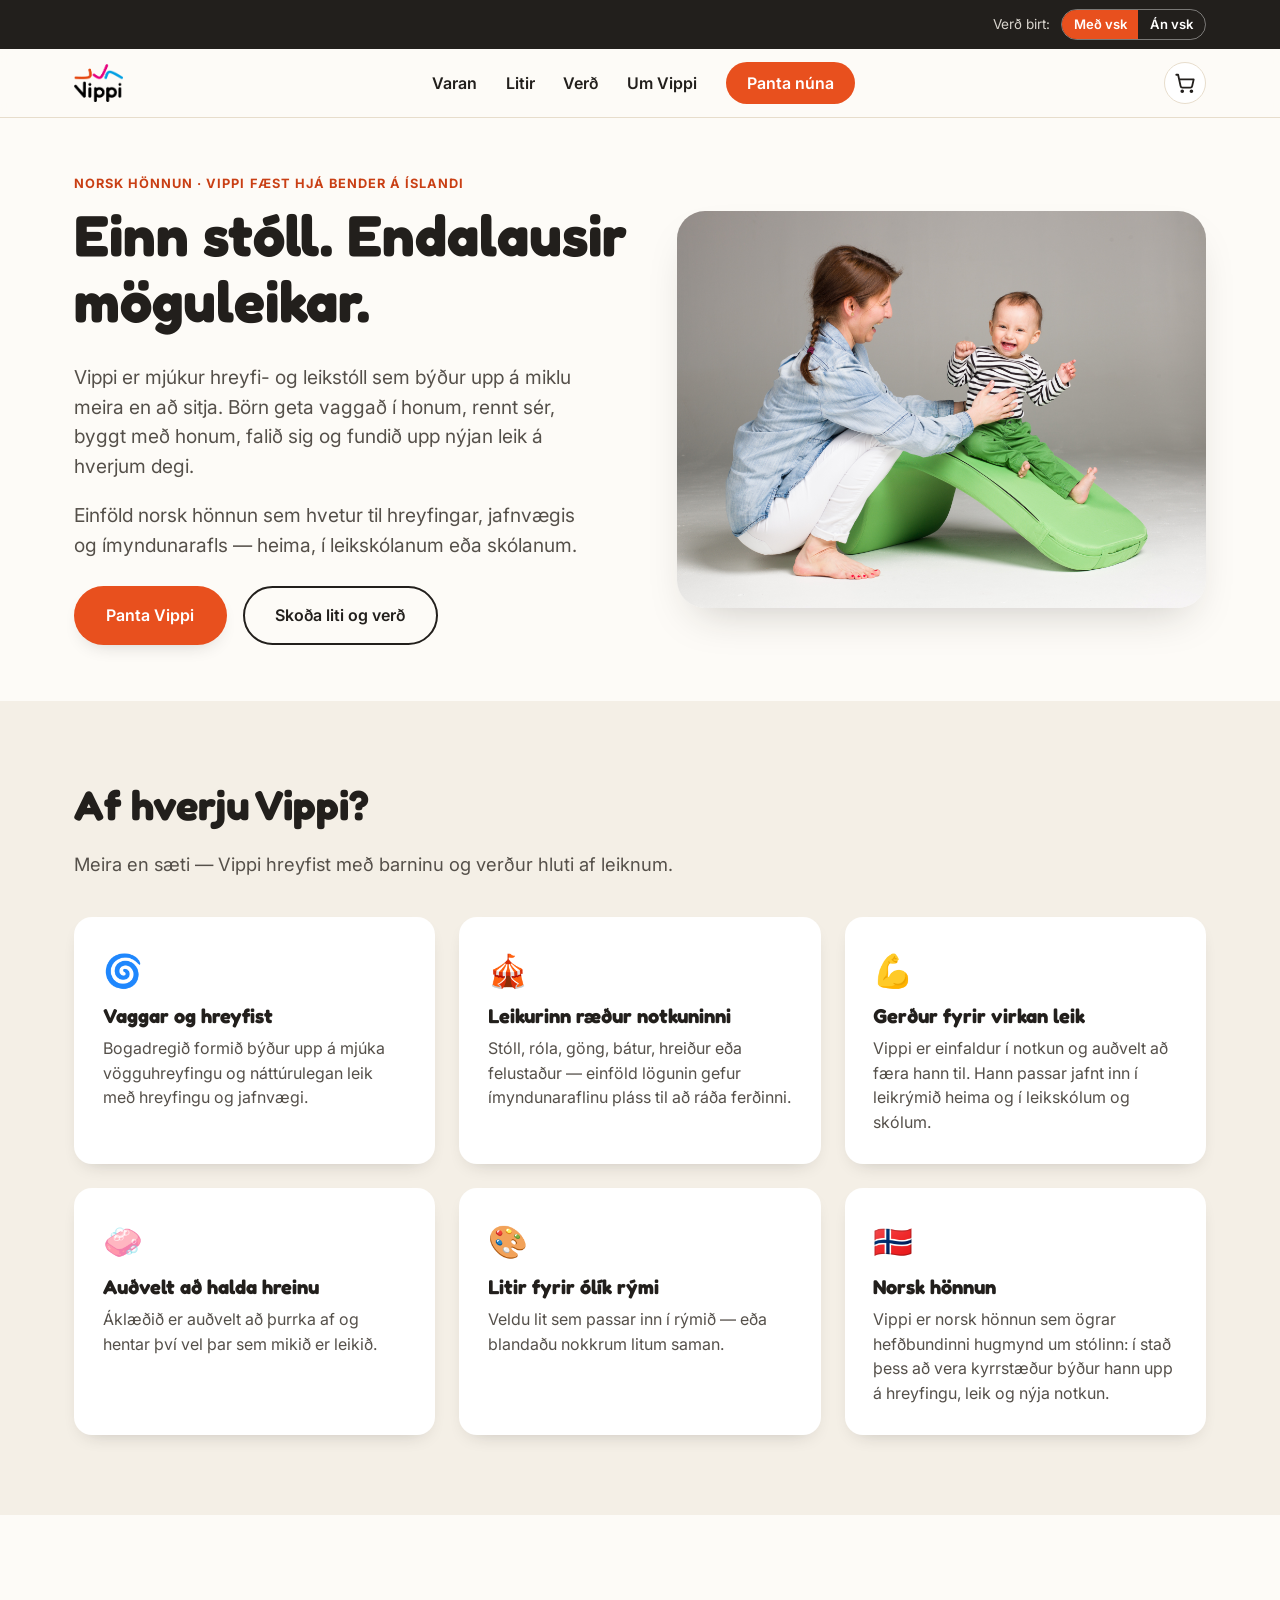
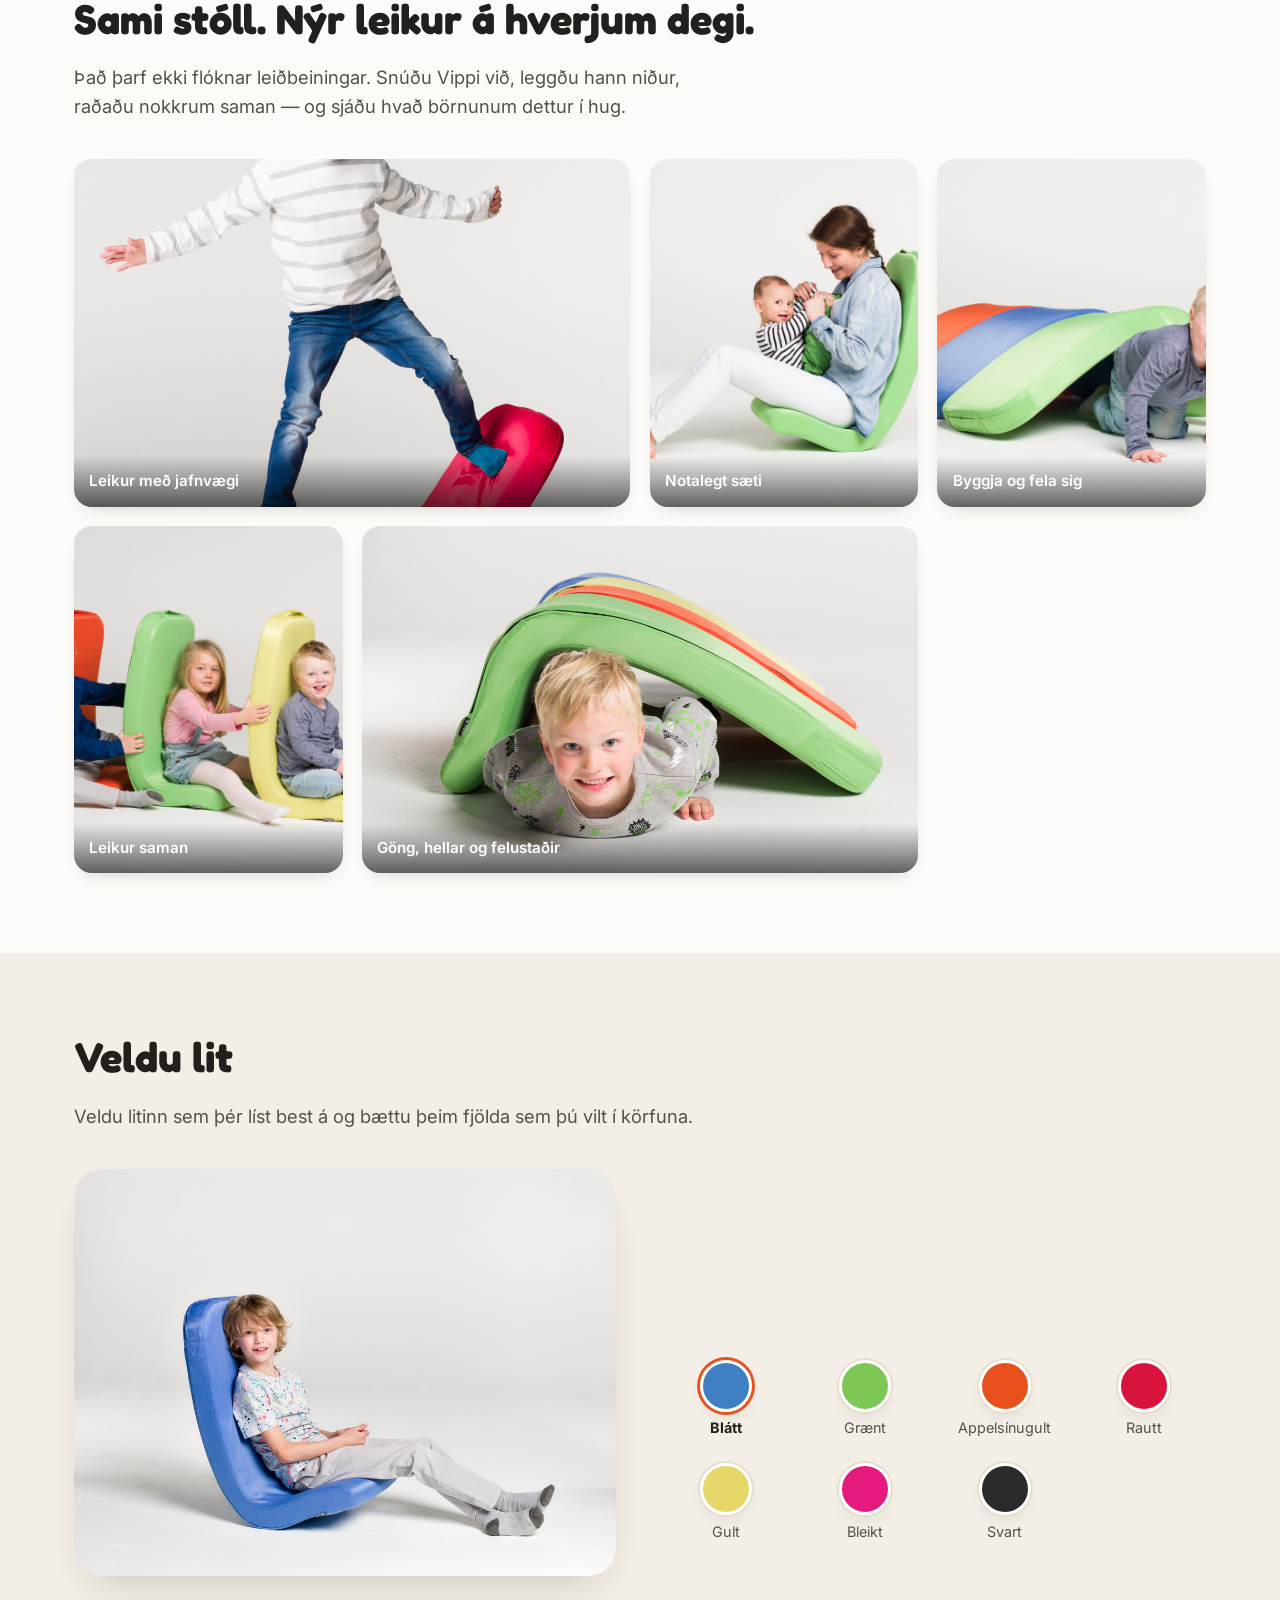
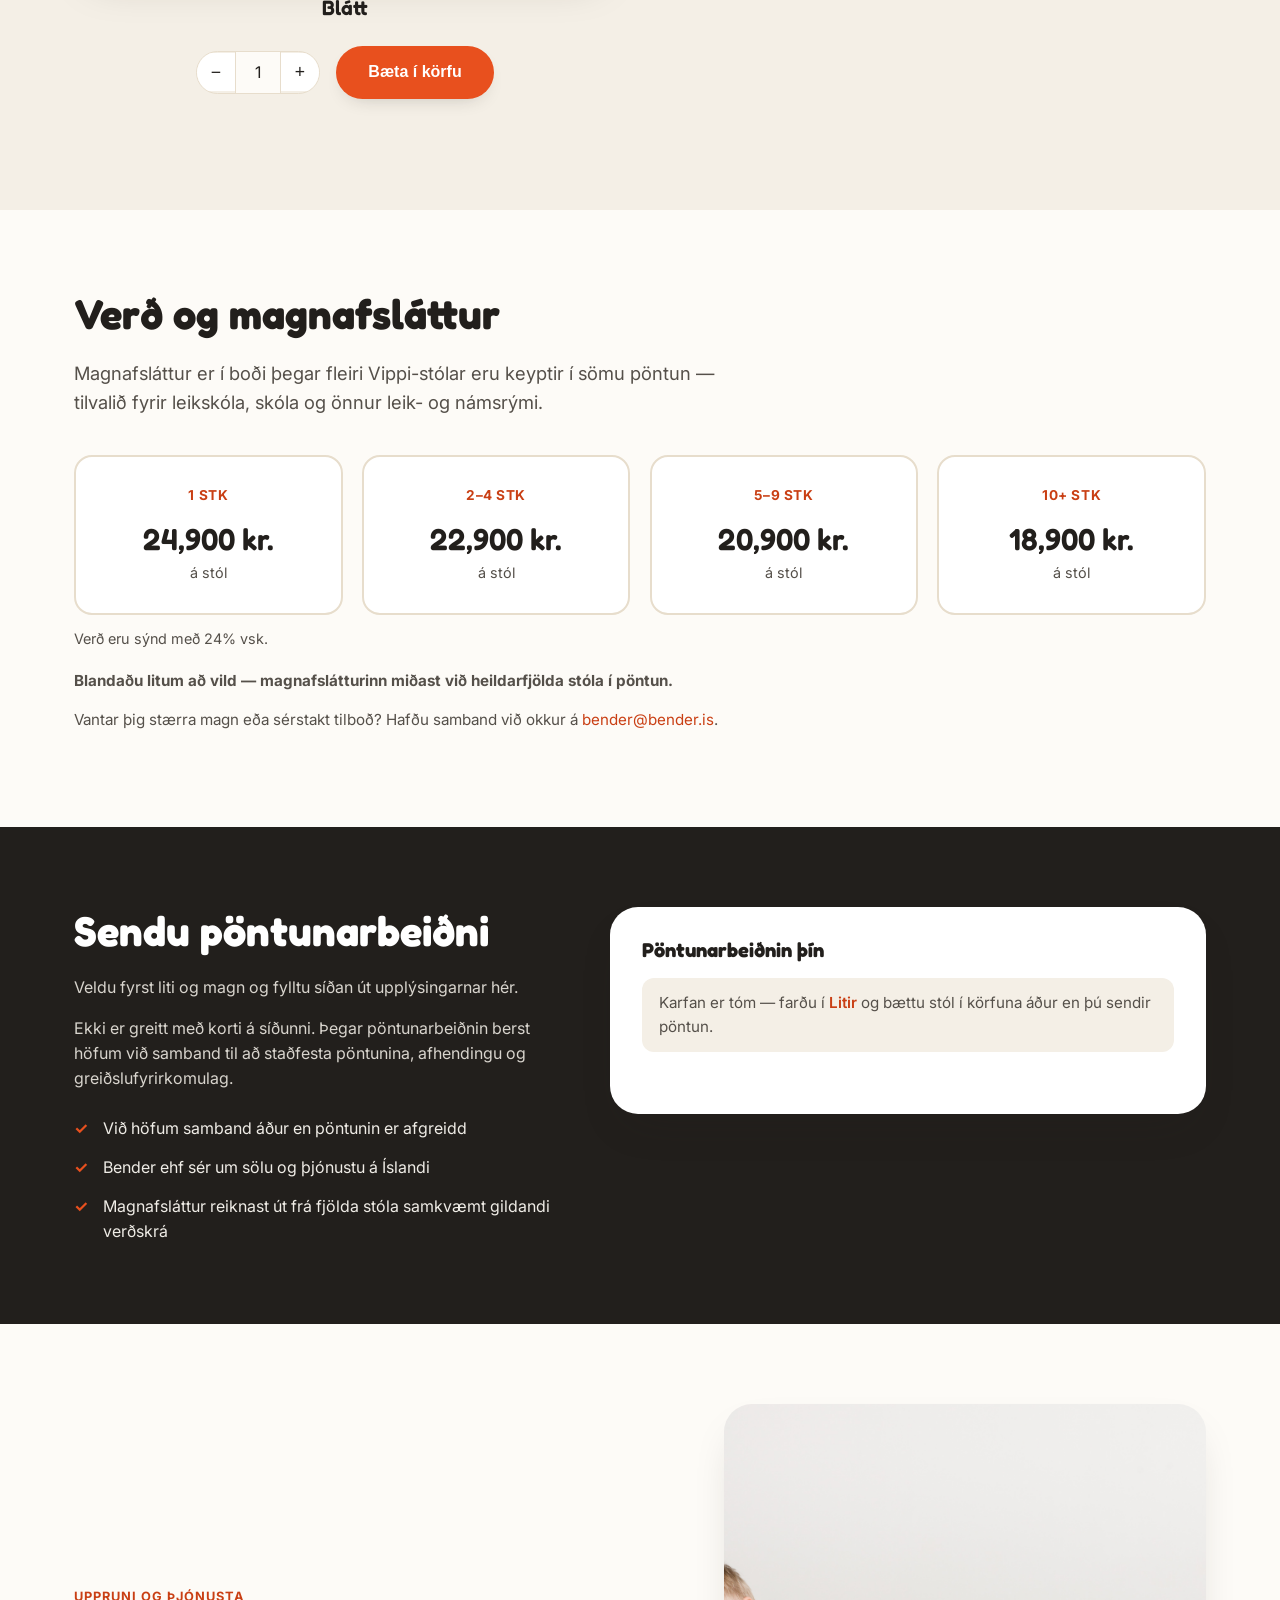
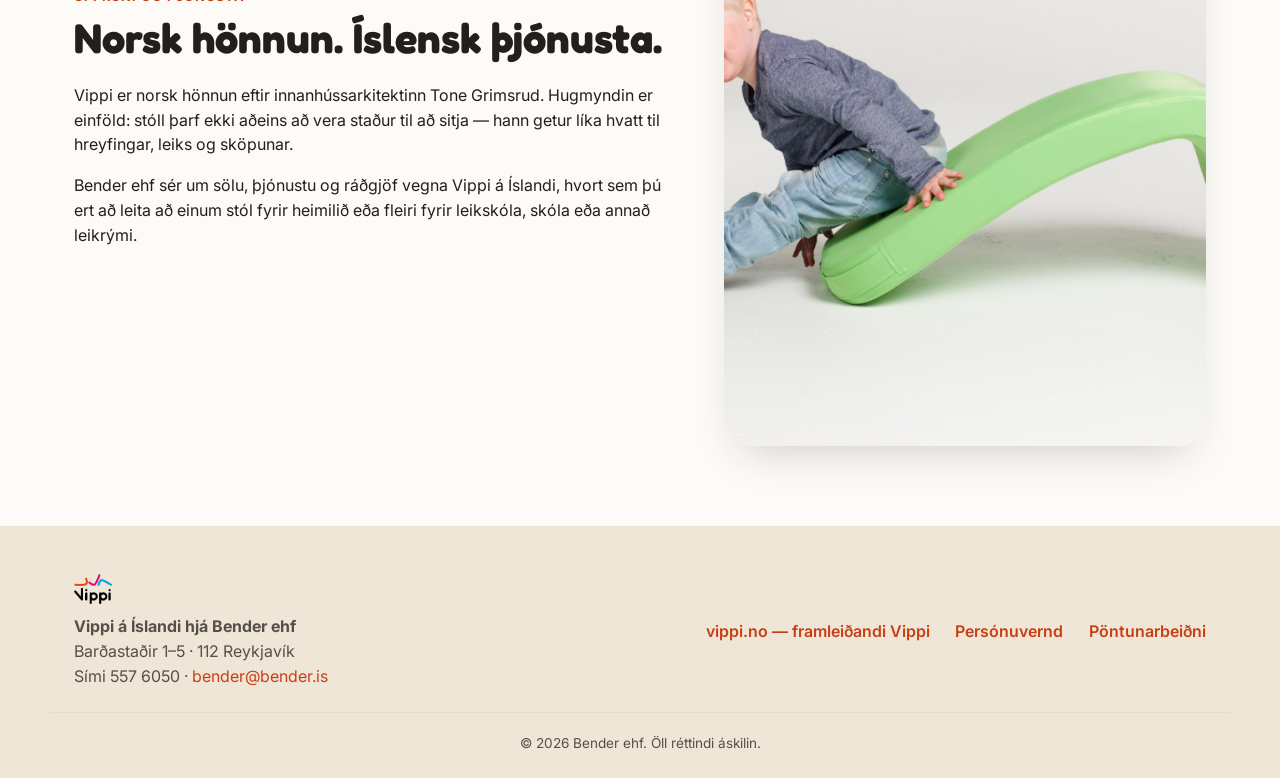
<file: index.html>
<!DOCTYPE html>
<html lang="is">
<head>
<meta charset="UTF-8">
<meta name="viewport" content="width=device-width, initial-scale=1.0">
<title>Vippi — leikstóllinn sem gerir svo miklu meira | Bender ehf</title>
<meta name="description" content="Vippi er norskur hönnunarstóll fyrir börn sem vaggar, rennur og breytist í ótal leiktæki. Fæst í mörgum litum hjá Bender ehf, opinberum umboðsaðila Vippi á Íslandi.">
<link rel="icon" href="Logo/Vippi_logo_m-illustrasjon.webp">
<link rel="stylesheet" href="css/styles.css">
</head>
<body>

<a class="skip-link" href="#main">Fara beint í efni</a>

<div class="site-top">
  <div class="vat-bar">
    <div class="wrap vat-bar-inner">
      <span class="vat-bar-label">Verð birt:</span>
      <div class="vat-toggle" id="vat-toggle" role="radiogroup" aria-label="Verð með eða án vsk">
        <label class="vat-toggle-option">
          <input type="radio" name="vat-display" value="with" checked>
          <span>Með vsk</span>
        </label>
        <label class="vat-toggle-option">
          <input type="radio" name="vat-display" value="without">
          <span>Án vsk</span>
        </label>
      </div>
    </div>
  </div>

  <header class="site-header" id="top">
    <div class="wrap header-inner">
      <a href="#top" class="brand">
        <img src="Logo/Vippi_logo_m-illustrasjon.webp" alt="Vippi" class="brand-logo">
      </a>

      <nav class="main-nav" id="main-nav">
        <a href="#varan">Varan</a>
        <a href="#litir">Litir</a>
        <a href="#verd">Verð</a>
        <a href="#um-vippi">Um Vippi</a>
        <a href="#panta" class="nav-cta">Panta núna</a>
      </nav>

      <div class="header-actions">
        <button class="cart-button" id="cart-toggle" type="button" aria-haspopup="dialog" aria-controls="cart-drawer" aria-label="Opna körfu">
          <svg viewBox="0 0 24 24" width="22" height="22" fill="none" stroke="currentColor" stroke-width="2" stroke-linecap="round" stroke-linejoin="round" aria-hidden="true">
            <circle cx="9" cy="21" r="1"></circle>
            <circle cx="19" cy="21" r="1"></circle>
            <path d="M2.5 3h2l2.7 12.4a2 2 0 0 0 2 1.6h8.6a2 2 0 0 0 2-1.6L21.5 8H6"></path>
          </svg>
          <span class="cart-count" id="cart-count" hidden>0</span>
        </button>

        <button class="nav-toggle" id="nav-toggle" aria-label="Opna valmynd" aria-expanded="false" aria-controls="main-nav">
          <span></span><span></span><span></span>
        </button>
      </div>
    </div>
  </header>
</div>

<div class="cart-overlay" id="cart-overlay" hidden></div>
<aside class="cart-drawer" id="cart-drawer" role="dialog" aria-modal="true" aria-label="Karfan þín" hidden>
  <div class="cart-drawer-header">
    <h2>Karfan þín</h2>
    <button class="cart-close" id="cart-close" type="button" aria-label="Loka körfu">&times;</button>
  </div>

  <p class="cart-empty" id="cart-empty">Karfan er tóm. Veldu lit og magn til að byrja.</p>

  <div class="cart-lines" id="cart-lines">
    <!-- fyllt út af js/main.js -->
  </div>

  <div class="cart-footer" id="cart-footer" hidden>
    <div class="cart-total-row">
      <span>Samtals <small id="cart-vat-note"></small></span>
      <strong id="cart-total">0 kr.</strong>
    </div>
    <a href="#panta" class="btn btn-primary btn-block" id="cart-checkout-btn">Ganga frá pöntun</a>
  </div>
</aside>

<main id="main">

  <!-- HERO -->
  <section class="hero">
    <div class="wrap hero-inner">
      <div class="hero-text">
        <p class="eyebrow">Norsk hönnun · Vippi fæst hjá Bender á Íslandi</p>
        <h1>Einn stóll. Endalausir möguleikar.</h1>
        <p class="hero-lead">
          Vippi er mjúkur hreyfi- og leikstóll sem býður upp á miklu meira en að sitja. Börn
          geta vaggað í honum, rennt sér, byggt með honum, falið sig og fundið upp nýjan leik
          á hverjum degi.
        </p>
        <p class="hero-lead">
          Einföld norsk hönnun sem hvetur til hreyfingar, jafnvægis og ímyndunarafls — heima,
          í leikskólanum eða skólanum.
        </p>
        <div class="hero-actions">
          <a href="#panta" class="btn btn-primary">Panta Vippi</a>
          <a href="#litir" class="btn btn-ghost">Skoða liti og verð</a>
        </div>
      </div>
      <div class="hero-media">
        <img src="Myndir/vippi_0577.jpg" alt="Mæðgin hlæjandi saman í grænum Vippi-stól" loading="eager">
      </div>
    </div>
  </section>

  <!-- FEATURES -->
  <section class="features" id="varan">
    <div class="wrap">
      <h2>Af hverju Vippi?</h2>
      <p class="section-lead">Meira en sæti — Vippi hreyfist með barninu og verður hluti af leiknum.</p>

      <div class="feature-grid">
        <div class="feature-card">
          <div class="feature-icon" aria-hidden="true">🌀</div>
          <h3>Vaggar og hreyfist</h3>
          <p>Bogadregið formið býður upp á mjúka vögguhreyfingu og náttúrulegan leik með hreyfingu og jafnvægi.</p>
        </div>
        <div class="feature-card">
          <div class="feature-icon" aria-hidden="true">🎪</div>
          <h3>Leikurinn ræður notkuninni</h3>
          <p>Stóll, róla, göng, bátur, hreiður eða felustaður — einföld lögunin gefur ímyndunaraflinu pláss til að ráða ferðinni.</p>
        </div>
        <div class="feature-card">
          <div class="feature-icon" aria-hidden="true">💪</div>
          <h3>Gerður fyrir virkan leik</h3>
          <p>Vippi er einfaldur í notkun og auðvelt að færa hann til. Hann passar jafnt inn í leikrýmið heima og í leikskólum og skólum.</p>
        </div>
        <div class="feature-card">
          <div class="feature-icon" aria-hidden="true">🧼</div>
          <h3>Auðvelt að halda hreinu</h3>
          <p>Áklæðið er auðvelt að þurrka af og hentar því vel þar sem mikið er leikið.</p>
        </div>
        <div class="feature-card">
          <div class="feature-icon" aria-hidden="true">🎨</div>
          <h3>Litir fyrir ólík rými</h3>
          <p>Veldu lit sem passar inn í rýmið — eða blandaðu nokkrum litum saman.</p>
        </div>
        <div class="feature-card">
          <div class="feature-icon" aria-hidden="true">🇳🇴</div>
          <h3>Norsk hönnun</h3>
          <p>Vippi er norsk hönnun sem ögrar hefðbundinni hugmynd um stólinn: í stað þess að vera kyrrstæður býður hann upp á hreyfingu, leik og nýja notkun.</p>
        </div>
      </div>
    </div>
  </section>

  <!-- GALLERY / USE CASES -->
  <section class="gallery" id="notkun">
    <div class="wrap">
      <h2>Sami stóll. Nýr leikur á hverjum degi.</h2>
      <p class="section-lead">Það þarf ekki flóknar leiðbeiningar. Snúðu Vippi við, leggðu hann niður, raðaðu nokkrum saman — og sjáðu hvað börnunum dettur í hug.</p>

      <div class="gallery-grid">
        <figure class="gallery-item span-2">
          <img src="Myndir/vippi_0802.jpg" alt="Barn stekkur og leikur sér í rauðum Vippi-stól" loading="lazy">
          <figcaption>Leikur með jafnvægi</figcaption>
        </figure>
        <figure class="gallery-item">
          <img src="Myndir/vippi_0572.jpg" alt="Barn í Vippi-stól" loading="lazy">
          <figcaption>Notalegt sæti</figcaption>
        </figure>
        <figure class="gallery-item">
          <img src="Myndir/vippi_0424.jpg" alt="Þrjú börn fela sig undir Vippi-stólum" loading="lazy">
          <figcaption>Byggja og fela sig</figcaption>
        </figure>
        <figure class="gallery-item">
          <img src="Myndir/vippi_0365.jpg" alt="Þrjú systkini í röð af Vippi-stólum í mismunandi litum" loading="lazy">
          <figcaption>Leikur saman</figcaption>
        </figure>
        <figure class="gallery-item span-2">
          <img src="Myndir/vippi_0148.jpg" alt="Barn skríður undir stafla af Vippi-stólum" loading="lazy">
          <figcaption>Göng, hellar og felustaðir</figcaption>
        </figure>
      </div>
    </div>
  </section>

  <!-- COLORS -->
  <section class="colors" id="litir">
    <div class="wrap">
      <h2>Veldu lit</h2>
      <p class="section-lead">Veldu litinn sem þér líst best á og bættu þeim fjölda sem þú vilt í körfuna.</p>

      <div class="color-layout">
        <div class="color-preview">
          <img id="color-preview-img" src="Myndir/vippi_0039-Edit.jpg" alt="Vippi stóll">
          <p class="color-preview-name" id="color-preview-name">Blátt</p>

          <div class="color-add">
            <div class="qty-stepper" role="group" aria-label="Fjöldi">
              <button type="button" class="qty-btn" id="color-qty-minus" aria-label="Fækka">−</button>
              <input type="number" id="color-qty" value="1" min="1" inputmode="numeric" aria-label="Fjöldi">
              <button type="button" class="qty-btn" id="color-qty-plus" aria-label="Fjölga">+</button>
            </div>
            <button type="button" class="btn btn-primary" id="add-to-cart-btn">Bæta í körfu</button>
          </div>
          <p class="add-to-cart-status" id="add-to-cart-status" role="status" aria-live="polite"></p>
        </div>

        <div class="color-swatches" id="color-swatches" role="listbox" aria-label="Veldu lit">
          <!-- fyllt út með js/main.js út frá VIPPI_CONFIG.colors -->
        </div>
      </div>
    </div>
  </section>

  <!-- PRICING -->
  <section class="pricing" id="verd">
    <div class="wrap">
      <h2>Verð og magnafsláttur</h2>
      <p class="section-lead">Magnafsláttur er í boði þegar fleiri Vippi-stólar eru keyptir í sömu pöntun — tilvalið fyrir leikskóla, skóla og önnur leik- og námsrými.</p>

      <div class="pricing-table" id="pricing-table">
        <!-- fyllt út með js/main.js út frá VIPPI_CONFIG.priceTiers -->
      </div>

      <p class="vat-note" id="vat-note"></p>

      <p class="pricing-note">
        <strong>Blandaðu litum að vild — magnafslátturinn miðast við heildarfjölda stóla í pöntun.</strong>
      </p>
      <p class="pricing-note">
        Vantar þig stærra magn eða sérstakt tilboð? Hafðu samband við okkur á
        <a href="mailto:bender@bender.is">bender@bender.is</a>.
      </p>
    </div>
  </section>

  <!-- ORDER -->
  <section class="order" id="panta">
    <div class="wrap order-wrap">
      <div class="order-info">
        <h2>Sendu pöntunarbeiðni</h2>
        <p>Veldu fyrst liti og magn og fylltu síðan út upplýsingarnar hér.</p>
        <p>
          Ekki er greitt með korti á síðunni. Þegar pöntunarbeiðnin berst höfum við samband til
          að staðfesta pöntunina, afhendingu og greiðslufyrirkomulag.
        </p>
        <ul class="order-points">
          <li>Við höfum samband áður en pöntunin er afgreidd</li>
          <li>Bender ehf sér um sölu og þjónustu á Íslandi</li>
          <li>Magnafsláttur reiknast út frá fjölda stóla samkvæmt gildandi verðskrá</li>
        </ul>
      </div>

      <form class="order-form" id="order-form">
        <h3 class="checkout-heading">Pöntunarbeiðnin þín</h3>

        <p class="checkout-empty-note" id="checkout-empty-note">
          Karfan er tóm — farðu í <a href="#litir">Litir</a> og bættu stól í körfuna áður en þú sendir pöntun.
        </p>

        <div class="checkout-lines" id="checkout-lines">
          <!-- fyllt út af js/main.js út frá körfunni -->
        </div>

        <div class="checkout-total-row" id="checkout-total-row" hidden>
          <span>Samtals <small id="checkout-vat-note"></small></span>
          <strong id="checkout-total">0 kr.</strong>
        </div>

        <div class="checkout-fields" id="checkout-fields" hidden>
          <div class="form-row">
            <label>Kaupandi</label>
            <div class="buyer-type-toggle" id="buyer-type-toggle" role="radiogroup" aria-label="Kaupandi">
              <label class="buyer-type-option">
                <input type="radio" name="Kaupandi" value="Einstaklingur" checked>
                <span>Einstaklingur</span>
              </label>
              <label class="buyer-type-option">
                <input type="radio" name="Kaupandi" value="Fyrirtæki">
                <span>Fyrirtæki</span>
              </label>
            </div>
          </div>

          <div class="form-row" id="company-name-row" hidden>
            <label for="f-company">Nafn fyrirtækis</label>
            <input type="text" id="f-company" name="Fyrirtæki_nafn" autocomplete="organization">
          </div>

          <div class="form-row two-col">
            <div>
              <label for="f-name" id="f-name-label">Nafn</label>
              <input type="text" id="f-name" name="Nafn" required autocomplete="name">
            </div>
            <div>
              <label for="f-kennitala">Kennitala</label>
              <input type="text" id="f-kennitala" name="Kennitala" required inputmode="numeric" autocomplete="off" placeholder="000000-0000" pattern="\d{6}-?\d{4}">
            </div>
          </div>

          <div class="form-row two-col">
            <div>
              <label for="f-email">Netfang</label>
              <input type="email" id="f-email" name="Netfang" required autocomplete="email">
            </div>
            <div>
              <label for="f-phone">Sími</label>
              <input type="tel" id="f-phone" name="Sími" required autocomplete="tel">
            </div>
          </div>

          <div class="form-row">
            <label for="f-address">Heimilisfang / afhendingarstaður</label>
            <textarea id="f-address" name="Afhendingarstaður" rows="2" required></textarea>
          </div>

          <div class="form-row">
            <label for="f-note">Athugasemd (valfrjálst)</label>
            <textarea id="f-note" name="Athugasemd" rows="2"></textarea>
          </div>

          <input type="hidden" name="Pöntun" id="f-order-hidden">
          <input type="hidden" name="Áætlað_verð" id="f-price-hidden">
          <input type="hidden" name="_subject" value="Ný Vippi pöntun af vefsíðu">

          <button type="submit" class="btn btn-primary btn-block" id="order-submit">Senda pöntunarbeiðni</button>

          <p class="consent-note">
            Með því að senda pöntunarbeiðnina veitir þú Bender ehf þær upplýsingar sem þarf til
            að vinna úr beiðninni og hafa samband við þig. Sjá
            <a href="personuvernd.html">persónuverndarupplýsingar</a>.
          </p>
        </div>

        <p class="form-status" id="form-status" role="status" aria-live="polite"></p>
      </form>
    </div>
  </section>

  <!-- ABOUT -->
  <section class="about" id="um-vippi">
    <div class="wrap about-inner">
      <div class="about-text">
        <p class="eyebrow">Uppruni og þjónusta</p>
        <h2>Norsk hönnun. Íslensk þjónusta.</h2>
        <p>
          Vippi er norsk hönnun eftir innanhússarkitektinn Tone Grimsrud. Hugmyndin er einföld:
          stóll þarf ekki aðeins að vera staður til að sitja — hann getur líka hvatt til
          hreyfingar, leiks og sköpunar.
        </p>
        <p>
          Bender ehf sér um sölu, þjónustu og ráðgjöf vegna Vippi á Íslandi, hvort sem þú ert
          að leita að einum stól fyrir heimilið eða fleiri fyrir leikskóla, skóla eða annað
          leikrými.
        </p>
      </div>
      <div class="about-media">
        <img src="Myndir/vippi_0396.jpg" alt="Vippi stóll í grænum lit" loading="lazy">
      </div>
    </div>
  </section>

</main>

<footer class="site-footer">
  <div class="wrap footer-inner">
    <div class="footer-brand">
      <img src="Logo/Vippi_logo_m-illustrasjon.webp" alt="Vippi" class="footer-logo">
      <p>
        <strong>Vippi á Íslandi hjá Bender ehf</strong><br>
        Barðastaðir 1–5 · 112 Reykjavík<br>
        Sími 557 6050 · <a href="mailto:bender@bender.is">bender@bender.is</a>
      </p>
    </div>
    <div class="footer-links">
      <a href="https://vippi.no" target="_blank" rel="noopener">vippi.no — framleiðandi Vippi</a>
      <a href="personuvernd.html">Persónuvernd</a>
      <a href="#panta">Pöntunarbeiðni</a>
    </div>
  </div>
  <p class="footer-copy">© <span id="year"></span> Bender ehf. Öll réttindi áskilin.</p>
</footer>

<script src="js/config.js"></script>
<script src="js/main.js"></script>
</body>
</html>
</file>
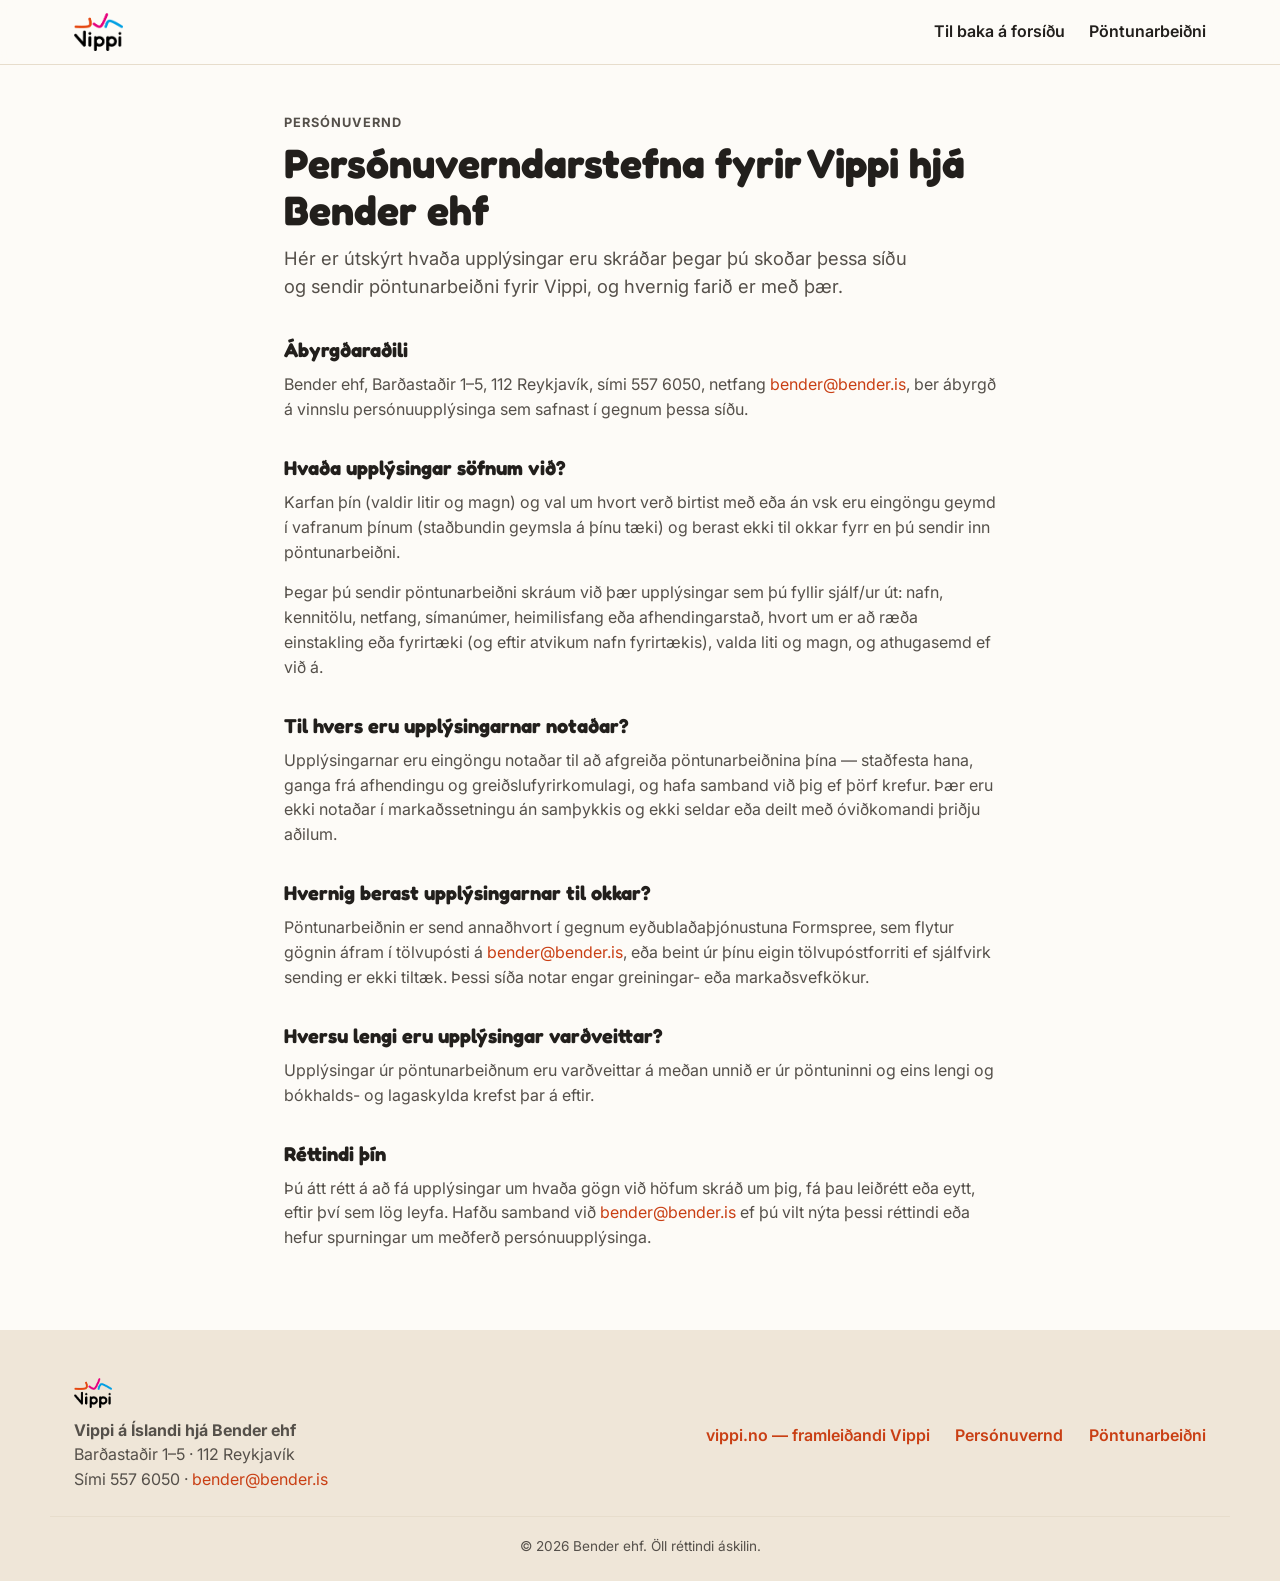
<file: personuvernd.html>
<!DOCTYPE html>
<html lang="is">
<head>
<meta charset="UTF-8">
<meta name="viewport" content="width=device-width, initial-scale=1.0">
<title>Persónuvernd | Vippi hjá Bender ehf</title>
<meta name="description" content="Upplýsingar um hvernig Bender ehf meðhöndlar persónuupplýsingar þegar pöntunarbeiðni er send fyrir Vippi.">
<link rel="icon" href="Logo/Vippi_logo_m-illustrasjon.webp">
<link rel="stylesheet" href="css/styles.css">
</head>
<body>

<a class="skip-link" href="#main">Fara beint í efni</a>

<header class="site-header" id="top">
  <div class="wrap header-inner">
    <a href="index.html" class="brand">
      <img src="Logo/Vippi_logo_m-illustrasjon.webp" alt="Vippi" class="brand-logo">
    </a>
    <nav class="legal-nav">
      <a href="index.html">Til baka á forsíðu</a>
      <a href="index.html#panta">Pöntunarbeiðni</a>
    </nav>
  </div>
</header>

<main id="main">
  <section class="legal-page">
    <div class="wrap">
      <p class="eyebrow">Persónuvernd</p>
      <h1>Persónuverndarstefna fyrir Vippi hjá Bender ehf</h1>
      <p class="section-lead">
        Hér er útskýrt hvaða upplýsingar eru skráðar þegar þú skoðar þessa síðu og sendir
        pöntunarbeiðni fyrir Vippi, og hvernig farið er með þær.
      </p>

      <h2>Ábyrgðaraðili</h2>
      <p>
        Bender ehf, Barðastaðir 1–5, 112 Reykjavík, sími 557 6050, netfang
        <a href="mailto:bender@bender.is">bender@bender.is</a>, ber ábyrgð á vinnslu
        persónuupplýsinga sem safnast í gegnum þessa síðu.
      </p>

      <h2>Hvaða upplýsingar söfnum við?</h2>
      <p>
        Karfan þín (valdir litir og magn) og val um hvort verð birtist með eða án vsk eru
        eingöngu geymd í vafranum þínum (staðbundin geymsla á þínu tæki) og berast ekki til
        okkar fyrr en þú sendir inn pöntunarbeiðni.
      </p>
      <p>
        Þegar þú sendir pöntunarbeiðni skráum við þær upplýsingar sem þú fyllir sjálf/ur út:
        nafn, kennitölu, netfang, símanúmer, heimilisfang eða afhendingarstað, hvort um er að
        ræða einstakling eða fyrirtæki (og eftir atvikum nafn fyrirtækis), valda liti og magn,
        og athugasemd ef við á.
      </p>

      <h2>Til hvers eru upplýsingarnar notaðar?</h2>
      <p>
        Upplýsingarnar eru eingöngu notaðar til að afgreiða pöntunarbeiðnina þína — staðfesta
        hana, ganga frá afhendingu og greiðslufyrirkomulagi, og hafa samband við þig ef þörf
        krefur. Þær eru ekki notaðar í markaðssetningu án samþykkis og ekki seldar eða deilt
        með óviðkomandi þriðju aðilum.
      </p>

      <h2>Hvernig berast upplýsingarnar til okkar?</h2>
      <p>
        Pöntunarbeiðnin er send annaðhvort í gegnum eyðublaðaþjónustuna Formspree, sem flytur
        gögnin áfram í tölvupósti á <a href="mailto:bender@bender.is">bender@bender.is</a>, eða
        beint úr þínu eigin tölvupóstforriti ef sjálfvirk sending er ekki tiltæk. Þessi síða
        notar engar greiningar- eða markaðsvefkökur.
      </p>

      <h2>Hversu lengi eru upplýsingar varðveittar?</h2>
      <p>
        Upplýsingar úr pöntunarbeiðnum eru varðveittar á meðan unnið er úr pöntuninni og eins
        lengi og bókhalds- og lagaskylda krefst þar á eftir.
      </p>

      <h2>Réttindi þín</h2>
      <p>
        Þú átt rétt á að fá upplýsingar um hvaða gögn við höfum skráð um þig, fá þau leiðrétt
        eða eytt, eftir því sem lög leyfa. Hafðu samband við
        <a href="mailto:bender@bender.is">bender@bender.is</a> ef þú vilt nýta þessi réttindi
        eða hefur spurningar um meðferð persónuupplýsinga.
      </p>
    </div>
  </section>
</main>

<footer class="site-footer">
  <div class="wrap footer-inner">
    <div class="footer-brand">
      <img src="Logo/Vippi_logo_m-illustrasjon.webp" alt="Vippi" class="footer-logo">
      <p>
        <strong>Vippi á Íslandi hjá Bender ehf</strong><br>
        Barðastaðir 1–5 · 112 Reykjavík<br>
        Sími 557 6050 · <a href="mailto:bender@bender.is">bender@bender.is</a>
      </p>
    </div>
    <div class="footer-links">
      <a href="https://vippi.no" target="_blank" rel="noopener">vippi.no — framleiðandi Vippi</a>
      <a href="personuvernd.html">Persónuvernd</a>
      <a href="index.html#panta">Pöntunarbeiðni</a>
    </div>
  </div>
  <p class="footer-copy">© <span id="footer-year"></span> Bender ehf. Öll réttindi áskilin.</p>
</footer>

<script>document.getElementById("footer-year").textContent = new Date().getFullYear();</script>
</body>
</html>
</file>
<file: css/styles.css>
@import url('https://fonts.googleapis.com/css2?family=Fredoka:wght@500;600;700&family=Inter:wght@400;500;600;700&display=swap');

/* ---------------------------------------------------------------------
   Grunnstillingar
--------------------------------------------------------------------- */
:root {
  --orange: #e8501e;
  --orange-dark: #c93f14;
  --pink: #e6197f;
  --blue: #1e8fd1;
  --green: #6fbf4a;
  --ink: #221f1c;
  --ink-soft: #55504a;
  --paper: #fdfbf7;
  --paper-alt: #f4efe6;
  --paper-deep: #efe6d8;
  --line: #e7ddcc;
  --white: #ffffff;
  --radius-lg: 28px;
  --radius-md: 18px;
  --radius-sm: 12px;
  --shadow: 0 20px 45px -20px rgba(34, 31, 28, 0.25);
  --shadow-sm: 0 8px 20px -12px rgba(34, 31, 28, 0.3);
  --max: 1180px;
  font-size: 16px;
}

* { box-sizing: border-box; }
html { scroll-behavior: smooth; }

body {
  margin: 0;
  font-family: 'Inter', system-ui, -apple-system, Segoe UI, sans-serif;
  color: var(--ink);
  background: var(--paper);
  line-height: 1.55;
  -webkit-font-smoothing: antialiased;
}

h1, h2, h3, h4 {
  font-family: 'Fredoka', 'Inter', system-ui, sans-serif;
  line-height: 1.15;
  margin: 0 0 0.5em;
  color: var(--ink);
}

h1 { font-size: clamp(2.2rem, 5vw, 3.6rem); }
h2 { font-size: clamp(1.8rem, 3.4vw, 2.6rem); }
h3 { font-size: 1.25rem; }

p { margin: 0 0 1em; }
a { color: var(--orange-dark); text-decoration: none; }
a:hover { text-decoration: underline; }

img { max-width: 100%; display: block; }

.wrap {
  max-width: var(--max);
  margin: 0 auto;
  padding: 0 24px;
}

.skip-link {
  position: absolute;
  left: -999px;
  top: 0;
  background: var(--ink);
  color: var(--white);
  padding: 10px 16px;
  border-radius: 0 0 8px 0;
  z-index: 999;
}
.skip-link:focus { left: 0; }

.eyebrow {
  text-transform: uppercase;
  letter-spacing: 0.08em;
  font-weight: 700;
  font-size: 0.8rem;
  color: var(--orange-dark);
  margin-bottom: 0.6em;
}

.section-lead {
  font-size: 1.15rem;
  color: var(--ink-soft);
  max-width: 640px;
  margin-bottom: 2.4rem;
}

section { padding: 5rem 0; }

/* ---------------------------------------------------------------------
   Hnappar
--------------------------------------------------------------------- */
.btn {
  display: inline-flex;
  align-items: center;
  justify-content: center;
  gap: 0.5em;
  padding: 0.95em 1.9em;
  border-radius: 999px;
  font-weight: 600;
  font-size: 1rem;
  border: 2px solid transparent;
  cursor: pointer;
  transition: transform 0.15s ease, box-shadow 0.15s ease, background 0.15s ease;
  text-decoration: none;
}
.btn:hover { transform: translateY(-2px); text-decoration: none; }

.btn-primary {
  background: var(--orange);
  color: var(--white);
  box-shadow: var(--shadow-sm);
}
.btn-primary:hover { background: var(--orange-dark); }

.btn-ghost {
  background: transparent;
  border-color: var(--ink);
  color: var(--ink);
}
.btn-ghost:hover { background: var(--ink); color: var(--white); }

.btn-block { width: 100%; }

/* ---------------------------------------------------------------------
   Vsk-rofi
--------------------------------------------------------------------- */
.vat-bar {
  background: var(--ink);
  color: var(--white);
}

.vat-bar-inner {
  display: flex;
  align-items: center;
  justify-content: flex-end;
  gap: 0.7rem;
  padding-top: 0.55rem;
  padding-bottom: 0.55rem;
  font-size: 0.85rem;
}

.vat-bar-label { color: #d8d4cd; }

.vat-toggle {
  display: inline-flex;
  border: 1.5px solid rgba(255, 255, 255, 0.4);
  border-radius: 999px;
  overflow: hidden;
}

.vat-toggle-option {
  position: relative;
  margin: 0;
  font-weight: 600;
  font-size: 0.82rem;
  cursor: pointer;
}

.vat-toggle-option input {
  position: absolute;
  opacity: 0;
  width: 0;
  height: 0;
}

.vat-toggle-option span {
  display: block;
  padding: 0.35em 0.9em;
  color: var(--white);
  transition: background 0.15s ease, color 0.15s ease;
}

.vat-toggle-option input:checked + span {
  background: var(--orange);
  color: var(--white);
}

.vat-note {
  color: var(--ink-soft);
  font-size: 0.9rem;
  margin: -1rem 0 1.2rem;
}

/* ---------------------------------------------------------------------
   Haus
--------------------------------------------------------------------- */
.site-top {
  position: sticky;
  top: 0;
  z-index: 100;
}

.site-header {
  background: rgba(253, 251, 247, 0.9);
  backdrop-filter: blur(8px);
  border-bottom: 1px solid var(--line);
}

.header-inner {
  display: flex;
  align-items: center;
  justify-content: space-between;
  gap: 1.5rem;
  padding-top: 0.8rem;
  padding-bottom: 0.8rem;
}

.brand-logo { height: 38px; }

.main-nav {
  display: flex;
  align-items: center;
  gap: 1.8rem;
  font-weight: 600;
}
.main-nav a { color: var(--ink); }
.main-nav a:hover { color: var(--orange-dark); text-decoration: none; }

.nav-cta {
  background: var(--orange);
  color: var(--white) !important;
  padding: 0.55em 1.3em;
  border-radius: 999px;
}
.nav-cta:hover { background: var(--orange-dark); }

.nav-toggle {
  display: none;
  flex-direction: column;
  justify-content: center;
  gap: 5px;
  width: 42px;
  height: 42px;
  border-radius: 10px;
  border: 1px solid var(--line);
  background: var(--white);
  cursor: pointer;
}
.nav-toggle span {
  display: block;
  width: 20px;
  height: 2px;
  margin: 0 auto;
  background: var(--ink);
  transition: transform 0.2s ease, opacity 0.2s ease;
}
.nav-toggle.open span:nth-child(1) { transform: translateY(7px) rotate(45deg); }
.nav-toggle.open span:nth-child(2) { opacity: 0; }
.nav-toggle.open span:nth-child(3) { transform: translateY(-7px) rotate(-45deg); }

.header-actions {
  display: flex;
  align-items: center;
  gap: 0.7rem;
}

/* ---------------------------------------------------------------------
   Karfa
--------------------------------------------------------------------- */
.cart-button {
  position: relative;
  display: flex;
  align-items: center;
  justify-content: center;
  width: 42px;
  height: 42px;
  border-radius: 999px;
  border: 1px solid var(--line);
  background: var(--white);
  color: var(--ink);
  cursor: pointer;
  transition: border-color 0.15s ease, transform 0.15s ease;
}
.cart-button:hover { border-color: var(--orange); transform: translateY(-1px); }

.cart-count {
  position: absolute;
  top: -6px;
  right: -6px;
  min-width: 20px;
  height: 20px;
  padding: 0 5px;
  border-radius: 999px;
  background: var(--orange);
  color: var(--white);
  font-size: 0.72rem;
  font-weight: 700;
  line-height: 20px;
  text-align: center;
}

.cart-overlay {
  position: fixed;
  inset: 0;
  background: rgba(34, 31, 28, 0.45);
  z-index: 200;
  opacity: 0;
  transition: opacity 0.2s ease;
}
.cart-overlay[hidden] { display: none; }

.cart-drawer {
  position: fixed;
  top: 0;
  right: 0;
  bottom: 0;
  width: min(420px, 100%);
  background: var(--paper);
  z-index: 201;
  display: flex;
  flex-direction: column;
  box-shadow: -20px 0 45px -20px rgba(34, 31, 28, 0.35);
  transform: translateX(100%);
  transition: transform 0.25s ease;
}
.cart-drawer[hidden] { display: none; }
.cart-drawer.open { transform: translateX(0); }

.cart-drawer-header {
  display: flex;
  align-items: center;
  justify-content: space-between;
  padding: 1.3rem 1.5rem;
  border-bottom: 1px solid var(--line);
}
.cart-drawer-header h2 { margin: 0; font-size: 1.3rem; }

.cart-close {
  width: 36px;
  height: 36px;
  border-radius: 999px;
  border: none;
  background: transparent;
  font-size: 1.4rem;
  line-height: 1;
  cursor: pointer;
  color: var(--ink-soft);
}
.cart-close:hover { color: var(--ink); }

.cart-empty {
  padding: 2rem 1.5rem;
  color: var(--ink-soft);
  text-align: center;
}
.cart-empty[hidden] { display: none; }

.cart-lines {
  flex: 1;
  overflow-y: auto;
  padding: 0.5rem 1.5rem;
  display: flex;
  flex-direction: column;
  gap: 1rem;
}

.cart-line {
  display: grid;
  grid-template-columns: auto 1fr auto;
  align-items: center;
  gap: 0.8rem;
  padding: 0.9rem 0;
  border-bottom: 1px solid var(--line);
}

.cart-line .dot {
  width: 34px;
  height: 34px;
  border-radius: 50%;
  border: 2px solid var(--white);
  box-shadow: 0 0 0 1.5px var(--line);
  flex-shrink: 0;
}

.cart-line-info { min-width: 0; }
.cart-line-name { display: block; font-weight: 600; }
.cart-line-unit { display: block; font-size: 0.85rem; color: var(--ink-soft); }

.cart-line-controls {
  grid-column: 1 / -1;
  display: flex;
  align-items: center;
  justify-content: space-between;
  gap: 0.8rem;
}

.cart-line-total { font-weight: 700; white-space: nowrap; }

.cart-line-remove {
  border: none;
  background: transparent;
  color: var(--ink-soft);
  font-size: 1.2rem;
  line-height: 1;
  cursor: pointer;
  padding: 0.2em 0.4em;
}
.cart-line-remove:hover { color: var(--orange-dark); }

.cart-footer {
  padding: 1.3rem 1.5rem 1.6rem;
  border-top: 1px solid var(--line);
  background: var(--white);
}
.cart-footer[hidden] { display: none; }

.cart-total-row {
  display: flex;
  justify-content: space-between;
  align-items: baseline;
  font-size: 1.1rem;
  margin-bottom: 1rem;
}
.cart-total-row strong { font-family: 'Fredoka', sans-serif; font-size: 1.4rem; color: var(--orange-dark); }
.cart-total-row small, .checkout-total-row small { font-weight: 500; color: var(--ink-soft); font-size: 0.8em; }

.qty-stepper {
  display: inline-flex;
  align-items: center;
  border: 1.5px solid var(--line);
  border-radius: 999px;
  overflow: hidden;
}

.qty-btn {
  width: 38px;
  height: 38px;
  border: none;
  background: var(--white);
  color: var(--ink);
  font-size: 1.1rem;
  cursor: pointer;
}
.qty-btn:hover { background: var(--paper-alt); }

.qty-stepper input {
  width: 46px;
  border: none;
  border-left: 1.5px solid var(--line);
  border-right: 1.5px solid var(--line);
  border-radius: 0;
  text-align: center;
  padding: 0.5em 0;
  -moz-appearance: textfield;
}
.qty-stepper input::-webkit-outer-spin-button,
.qty-stepper input::-webkit-inner-spin-button {
  -webkit-appearance: none;
  margin: 0;
}

.qty-stepper.small .qty-btn { width: 30px; height: 30px; font-size: 1rem; }
.qty-stepper.small input { width: 34px; padding: 0.3em 0; font-size: 0.9rem; }

/* ---------------------------------------------------------------------
   Hero
--------------------------------------------------------------------- */
.hero { padding-top: 3.5rem; padding-bottom: 3.5rem; }

.hero-inner {
  display: grid;
  grid-template-columns: 1.05fr 1fr;
  gap: 3rem;
  align-items: center;
}

.hero-lead {
  font-size: 1.2rem;
  color: var(--ink-soft);
  max-width: 520px;
}

.hero-actions {
  display: flex;
  gap: 1rem;
  flex-wrap: wrap;
  margin-top: 1.6rem;
}

.hero-media img {
  width: 100%;
  border-radius: var(--radius-lg);
  box-shadow: var(--shadow);
  aspect-ratio: 4 / 3;
  object-fit: cover;
}

/* ---------------------------------------------------------------------
   Eiginleikar
--------------------------------------------------------------------- */
.features { background: var(--paper-alt); }

.feature-grid {
  display: grid;
  grid-template-columns: repeat(3, 1fr);
  gap: 1.5rem;
}

.feature-card {
  background: var(--white);
  border-radius: var(--radius-md);
  padding: 1.8rem;
  box-shadow: var(--shadow-sm);
}

.feature-icon {
  font-size: 2rem;
  margin-bottom: 0.6rem;
}

.feature-card h3 { margin-bottom: 0.4em; }
.feature-card p { color: var(--ink-soft); margin: 0; }

/* ---------------------------------------------------------------------
   Gallerí
--------------------------------------------------------------------- */
.gallery-grid {
  display: grid;
  grid-template-columns: repeat(4, 1fr);
  gap: 1.2rem;
}

.gallery-item {
  margin: 0;
  position: relative;
  border-radius: var(--radius-md);
  overflow: hidden;
  box-shadow: var(--shadow-sm);
}

.gallery-item img {
  width: 100%;
  height: 100%;
  object-fit: cover;
  aspect-ratio: 1 / 1;
}

.gallery-item.span-2 { grid-column: span 2; }
.gallery-item.span-2 img { aspect-ratio: 16 / 10; }

.gallery-item figcaption {
  position: absolute;
  left: 0; right: 0; bottom: 0;
  padding: 0.9em 1em;
  background: linear-gradient(to top, rgba(0,0,0,0.6), rgba(0,0,0,0));
  color: var(--white);
  font-weight: 600;
  font-size: 0.95rem;
}

/* ---------------------------------------------------------------------
   Litir
--------------------------------------------------------------------- */
.colors { background: var(--paper-alt); }

.color-layout {
  display: grid;
  grid-template-columns: 1fr 1fr;
  gap: 3rem;
  align-items: center;
}

.color-preview img {
  width: 100%;
  border-radius: var(--radius-lg);
  box-shadow: var(--shadow);
  aspect-ratio: 4 / 3;
  object-fit: cover;
}

.color-preview-name {
  text-align: center;
  font-family: 'Fredoka', sans-serif;
  font-weight: 600;
  font-size: 1.3rem;
  margin-top: 1rem;
  margin-bottom: 0;
}

.color-swatches {
  display: grid;
  grid-template-columns: repeat(4, 1fr);
  gap: 1rem;
}

.color-swatch {
  display: flex;
  flex-direction: column;
  align-items: center;
  gap: 0.5em;
  background: transparent;
  border: none;
  cursor: pointer;
  padding: 0.4em;
  font-family: inherit;
  font-size: 0.9rem;
  color: var(--ink-soft);
  border-radius: var(--radius-sm);
}

.color-swatch .dot {
  width: 52px;
  height: 52px;
  border-radius: 50%;
  border: 3px solid var(--white);
  box-shadow: 0 0 0 2px var(--line), var(--shadow-sm);
  transition: transform 0.15s ease, box-shadow 0.15s ease;
}

.color-swatch:hover .dot { transform: translateY(-3px); }

.color-swatch.active { color: var(--ink); font-weight: 700; }
.color-swatch.active .dot { box-shadow: 0 0 0 3px var(--orange), var(--shadow-sm); }

.color-add {
  display: flex;
  align-items: center;
  justify-content: center;
  gap: 1rem;
  flex-wrap: wrap;
  margin-top: 1.4rem;
}

.add-to-cart-status {
  text-align: center;
  margin: 0.7em 0 0;
  min-height: 1.3em;
  font-weight: 600;
  color: #2f8f3f;
}

/* ---------------------------------------------------------------------
   Verð
--------------------------------------------------------------------- */
.pricing-table {
  display: grid;
  grid-template-columns: repeat(4, 1fr);
  gap: 1.2rem;
  margin-bottom: 1.8rem;
}

.price-tier {
  background: var(--white);
  border: 2px solid var(--line);
  border-radius: var(--radius-md);
  padding: 1.8rem 1.4rem;
  text-align: center;
  transition: border-color 0.15s ease, transform 0.15s ease;
}

.price-tier:hover { border-color: var(--orange); transform: translateY(-3px); }

.price-tier .qty {
  font-weight: 700;
  color: var(--orange-dark);
  text-transform: uppercase;
  letter-spacing: 0.04em;
  font-size: 0.85rem;
  margin-bottom: 0.6em;
}

.price-tier .amount {
  font-family: 'Fredoka', sans-serif;
  font-size: 1.9rem;
  font-weight: 600;
}

.price-tier .per {
  color: var(--ink-soft);
  font-size: 0.9rem;
}

.pricing-note {
  color: var(--ink-soft);
  font-size: 0.95rem;
}

/* ---------------------------------------------------------------------
   Pöntun
--------------------------------------------------------------------- */
.order { background: var(--ink); color: var(--white); }

.order-wrap {
  display: grid;
  grid-template-columns: 0.9fr 1.1fr;
  gap: 3rem;
  align-items: start;
}

.order h2 { color: var(--white); }
.order-info p { color: #d8d4cd; }

.order-points {
  list-style: none;
  padding: 0;
  margin: 1.6rem 0 0;
  display: flex;
  flex-direction: column;
  gap: 0.9rem;
}
.order-points li {
  padding-left: 1.8em;
  position: relative;
  color: #efece6;
}
.order-points li::before {
  content: "✓";
  position: absolute;
  left: 0;
  color: var(--orange);
  font-weight: 700;
}

.order-form {
  background: var(--white);
  color: var(--ink);
  border-radius: var(--radius-lg);
  padding: 2rem;
  box-shadow: var(--shadow);
}

.form-row { margin-bottom: 1.1rem; }
.form-row.two-col {
  display: grid;
  grid-template-columns: 1fr 1fr;
  gap: 1rem;
}

label {
  display: block;
  font-weight: 600;
  margin-bottom: 0.4em;
  font-size: 0.92rem;
}

input, select, textarea {
  width: 100%;
  padding: 0.75em 0.9em;
  border-radius: var(--radius-sm);
  border: 1.5px solid var(--line);
  font: inherit;
  background: var(--paper);
  color: var(--ink);
}

input:focus, select:focus, textarea:focus {
  outline: none;
  border-color: var(--orange);
}

.checkout-heading { margin-bottom: 1rem; }

.checkout-empty-note {
  background: var(--paper-alt);
  border-radius: var(--radius-sm);
  padding: 0.9em 1.1em;
  color: var(--ink-soft);
  font-size: 0.95rem;
}
.checkout-empty-note[hidden] { display: none; }
.checkout-empty-note a { color: var(--orange-dark); font-weight: 600; }

.checkout-lines {
  display: flex;
  flex-direction: column;
  gap: 0.6rem;
  margin-bottom: 0.4rem;
}

.checkout-line {
  display: flex;
  align-items: center;
  gap: 0.7rem;
  padding: 0.6em 0;
  border-bottom: 1px solid var(--line);
  font-size: 0.95rem;
}
.checkout-line .dot {
  width: 18px;
  height: 18px;
  border-radius: 50%;
  flex-shrink: 0;
  box-shadow: 0 0 0 1.5px var(--line);
}
.checkout-line-name { flex: 1; }
.checkout-line-total { font-weight: 700; }

.checkout-total-row {
  display: flex;
  justify-content: space-between;
  align-items: baseline;
  background: var(--paper-alt);
  border-radius: var(--radius-sm);
  padding: 0.9em 1.1em;
  margin: 0.8rem 0 1.2rem;
  font-size: 1.05rem;
}
.checkout-total-row[hidden] { display: none; }
.checkout-total-row strong { color: var(--orange-dark); font-size: 1.25rem; }

.checkout-fields[hidden] { display: none; }
.checkout-fields .form-row:first-child { margin-top: 0; }

.consent-note {
  margin: 0.9em 0 0;
  font-size: 0.82rem;
  color: var(--ink-soft);
}

.buyer-type-toggle {
  display: inline-flex;
  border: 1.5px solid var(--line);
  border-radius: 999px;
  overflow: hidden;
}

.buyer-type-option {
  position: relative;
  margin: 0;
  font-weight: 600;
  font-size: 0.92rem;
  cursor: pointer;
}

.buyer-type-option input {
  position: absolute;
  opacity: 0;
  width: 0;
  height: 0;
}

.buyer-type-option span {
  display: block;
  padding: 0.65em 1.4em;
  color: var(--ink-soft);
  transition: background 0.15s ease, color 0.15s ease;
}

.buyer-type-option input:checked + span {
  background: var(--orange);
  color: var(--white);
}

.buyer-type-option input:focus-visible + span {
  outline: 2px solid var(--orange-dark);
  outline-offset: -2px;
}

.form-status {
  margin: 1em 0 0;
  font-size: 0.95rem;
  font-weight: 600;
}
.form-status.success { color: #2f8f3f; }
.form-status.error { color: #c93f14; }
.form-status a { color: inherit; text-decoration: underline; }

/* ---------------------------------------------------------------------
   Um Vippi
--------------------------------------------------------------------- */
.about-inner {
  display: grid;
  grid-template-columns: 1fr 0.8fr;
  gap: 3rem;
  align-items: center;
}

.about-media img {
  border-radius: var(--radius-lg);
  box-shadow: var(--shadow);
  aspect-ratio: 3 / 4;
  object-fit: cover;
  width: 100%;
}

/* ---------------------------------------------------------------------
   Lagatextasíður (t.d. persónuvernd)
--------------------------------------------------------------------- */
.legal-nav {
  display: flex;
  align-items: center;
  gap: 1.5rem;
  flex-wrap: wrap;
  font-weight: 600;
}
.legal-nav a { color: var(--ink); }
.legal-nav a:hover { color: var(--orange-dark); }

.legal-page { padding-top: 3rem; padding-bottom: 4rem; }
.legal-page .wrap { max-width: 760px; }
.legal-page h1 { font-size: clamp(1.8rem, 3.2vw, 2.6rem); margin-bottom: 0.6rem; }
.legal-page .section-lead { margin-bottom: 2.4rem; }
.legal-page h2 { font-size: 1.25rem; margin-top: 2.2rem; }
.legal-page p { color: var(--ink-soft); }

/* ---------------------------------------------------------------------
   Fótur
--------------------------------------------------------------------- */
.site-footer {
  background: var(--paper-deep);
  padding: 3rem 0 1.5rem;
}

.footer-inner {
  display: flex;
  justify-content: space-between;
  align-items: center;
  flex-wrap: wrap;
  gap: 1.5rem;
  padding-bottom: 1.5rem;
  border-bottom: 1px solid var(--line);
}

.footer-logo { height: 30px; margin-bottom: 0.6em; }
.footer-brand p { margin: 0; color: var(--ink-soft); max-width: 320px; }

.footer-links {
  display: flex;
  gap: 1.6rem;
  flex-wrap: wrap;
  font-weight: 600;
}

.footer-copy {
  text-align: center;
  color: var(--ink-soft);
  font-size: 0.85rem;
  margin: 1.2rem 0 0;
}

/* ---------------------------------------------------------------------
   Responsive
--------------------------------------------------------------------- */
@media (max-width: 900px) {
  .hero-inner,
  .color-layout,
  .order-wrap,
  .about-inner {
    grid-template-columns: 1fr;
  }

  .hero-media { order: -1; }

  .feature-grid { grid-template-columns: repeat(2, 1fr); }
  .gallery-grid { grid-template-columns: repeat(2, 1fr); }
  .gallery-item.span-2 { grid-column: span 2; }
  .pricing-table { grid-template-columns: repeat(2, 1fr); }
}

@media (max-width: 720px) {
  .main-nav {
    position: absolute;
    top: 100%;
    left: 0;
    right: 0;
    background: var(--paper);
    border-bottom: 1px solid var(--line);
    flex-direction: column;
    align-items: stretch;
    gap: 0;
    padding: 0.5rem 24px 1.2rem;
    display: none;
  }
  .main-nav.open { display: flex; }
  .main-nav a { padding: 0.7em 0; border-bottom: 1px solid var(--line); }
  .main-nav a:last-child { border-bottom: none; }
  .nav-cta { text-align: center; margin-top: 0.6em; }
  .nav-toggle { display: flex; }

  section { padding: 3.2rem 0; }
  .feature-grid { grid-template-columns: 1fr; }
  .gallery-grid { grid-template-columns: 1fr 1fr; }
  .color-swatches { grid-template-columns: repeat(3, 1fr); }
  .pricing-table { grid-template-columns: 1fr 1fr; }
  .form-row.two-col { grid-template-columns: 1fr; }
  .order-form { padding: 1.4rem; }
}
</file>
